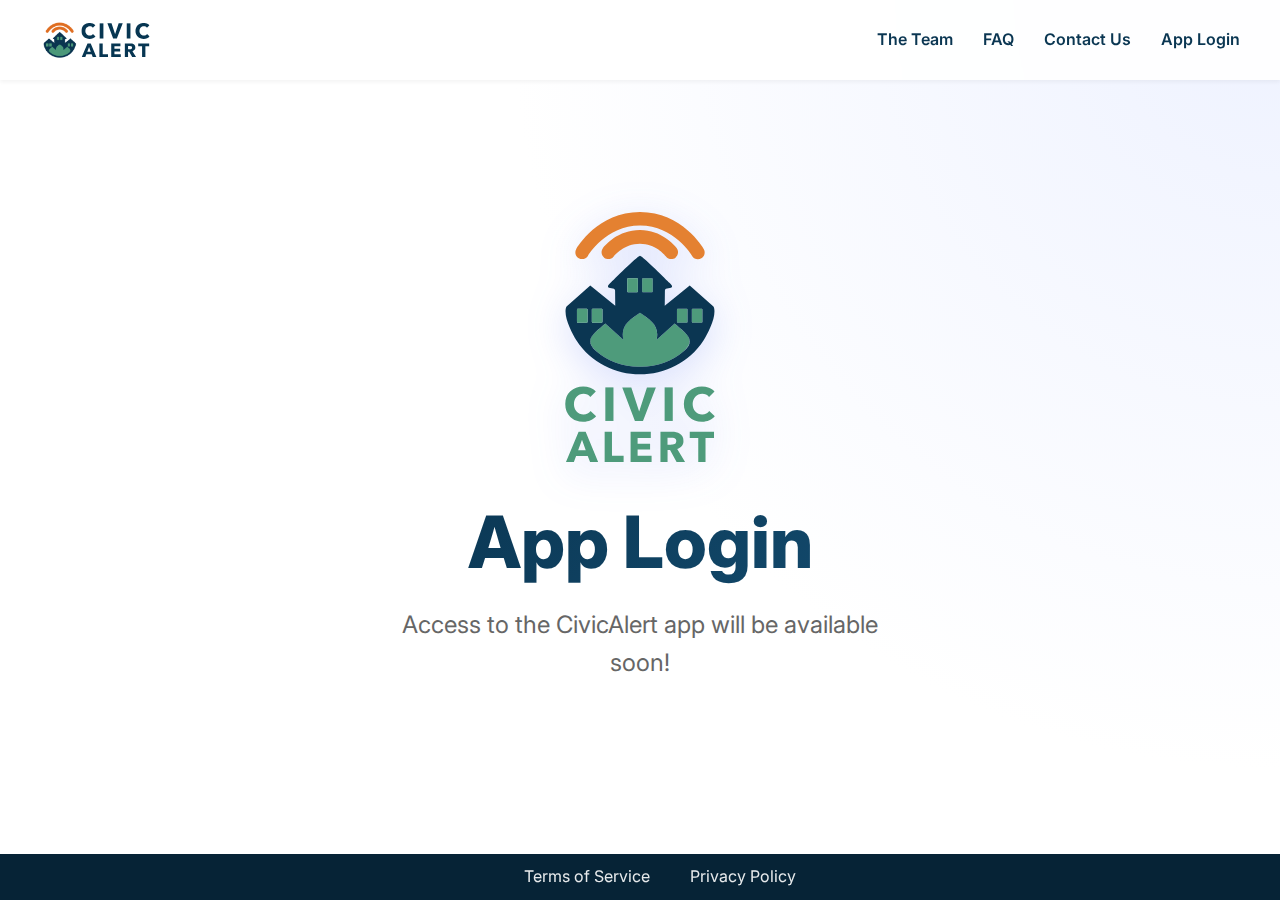
<file: app.html>
<!DOCTYPE html>
<html lang="en">

<head>
    <meta charset="UTF-8">
    <meta name="viewport" content="width=device-width, initial-scale=1.0">
    <title>Civic Alert - App Login</title>
    <link rel="preconnect" href="https://fonts.googleapis.com">
    <link rel="preconnect" href="https://fonts.gstatic.com" crossorigin>
    <link href="https://fonts.googleapis.com/css2?family=Inter:wght@300;400;600;700&display=swap" rel="stylesheet">
    <link rel="stylesheet" href="style.css">
</head>

<body>
    <nav class="navbar">
        <div class="logo">
            <a href="index.html">
                <img src="assets/civicAlertLogoNoText.png" alt="Logo">
                <img src="assets/civicAlertTxtBlue.svg" alt="Civic Alert">
            </a>
        </div>
        <ul class="nav-menu">
            <li class="nav-item"><a href="team.html">The Team</a></li>
            <li class="nav-item"><a href="faq.html">FAQ</a></li>
            <li class="nav-item"><a href="contact.html">Contact Us</a></li>
            <li class="nav-item"><a href="app.html">App Login</a></li>
        </ul>
        <div class="hamburger">
            <span></span>
            <span></span>
            <span></span>
        </div>
    </nav>

    <section class="app-container">
        <div class="hero-content">
            <img src="assets/civicAlertLogo.svg" alt="Logo" class="hero-logo">
            <h1 class="hero-slogan">App Login</h1>
            <p class="hero-subtitle">Access to the CivicAlert app will be available soon!</p>
        </div>
    </section>

    <footer class="footer">
        <a href="index.html" class="footer-item">
            <img src="assets/civicAlertTxt.svg" alt="Footer Logo" class="footer-logo">
        </a>
        <a href="terms.html" class="footer-item">Terms of Service</a>
        <a href="privacy.html" class="footer-item">Privacy Policy</a>
    </footer>
    <script src="script.js"></script>
</body>

</html>
</file>
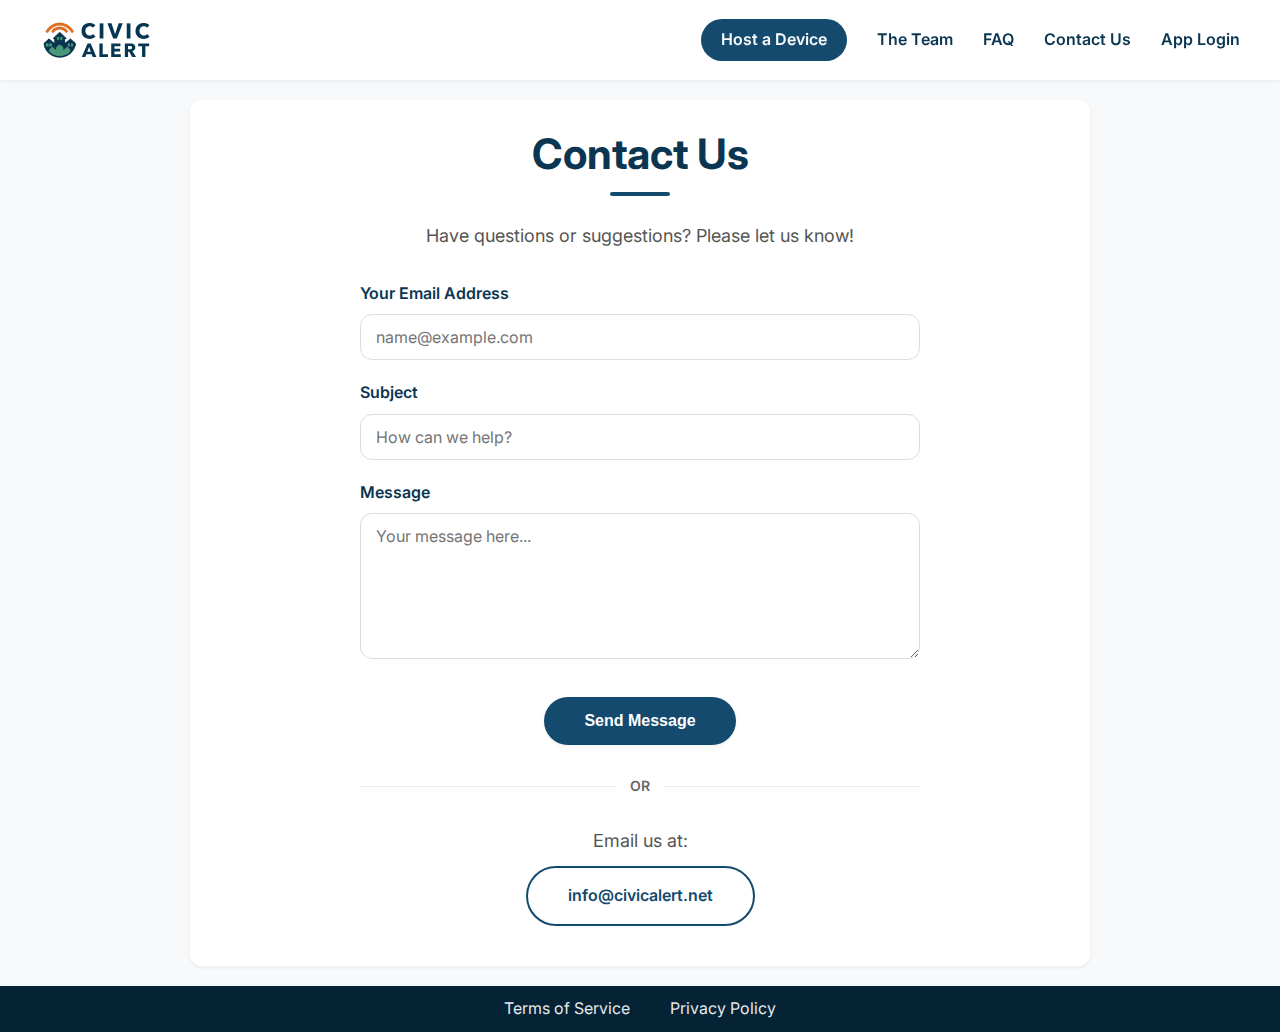
<file: contact.html>
<!DOCTYPE html>
<html lang="en">

<head>
    <meta charset="UTF-8">
    <meta name="viewport" content="width=device-width, initial-scale=1.0">
    <title>CivicAlert - Contact Us</title>
    <link rel="preconnect" href="https://fonts.googleapis.com">
    <link rel="preconnect" href="https://fonts.gstatic.com" crossorigin>
    <link href="https://fonts.googleapis.com/css2?family=Inter:wght@300;400;600;700&display=swap" rel="stylesheet">
    <link rel="stylesheet" href="/style.css">
</head>

<body>
    <nav class="navbar">
        <div class="logo">
            <a href="/">
                <img src="/assets/civicAlertLogoNoText.png" alt="Logo">
                <img src="/assets/civicAlertTxtBlue.svg" alt="CivicAlert">
            </a>
        </div>
        <ul class="nav-menu">
            <li class="nav-item-emph"><a href="/host.html">Host a Device</a></li>
            <li class="nav-item"><a href="/team.html">The Team</a></li>
            <li class="nav-item"><a href="/faq.html">FAQ</a></li>
            <li class="nav-item"><a href="/contact.html">Contact Us</a></li>
            <li class="nav-item"><a href="/app.html">App Login</a></li>
        </ul>
        <div class="hamburger">
            <span></span>
            <span></span>
            <span></span>
        </div>
    </nav>

    <section class="legal-container">
        <div style="text-align: center; margin-bottom: 30px;">
            <h1 class="section-title">Contact Us</h1>
            <br />
            <p style="font-size: 18px; color: #555;">Have questions or suggestions? Please let us know!</p>
        </div>

        <div class="contact-form-container">
            <form action="https://formspree.io/f/xldqazzz" method="POST">
                <div class="form-group">
                    <label for="email" class="form-label">Your Email Address</label>
                    <input type="email" id="email" name="email" class="form-input" placeholder="name@example.com"
                        required>
                </div>
                <div class="form-group">
                    <label for="subject" class="form-label">Subject</label>
                    <input type="text" id="subject" name="subject" class="form-input" placeholder="How can we help?"
                        required>
                </div>
                <div class="form-group">
                    <label for="message" class="form-label">Message</label>
                    <textarea id="message" name="message" class="form-textarea" rows="6"
                        placeholder="Your message here..." required></textarea>
                </div>
                <div class="form-actions">
                    <button type="submit" class="btn-submit">Send Message</button>
                </div>
            </form>

            <div class="divider-container">
                <span class="divider-text">OR</span>
            </div>

            <div class="alt-action">
                <p style="font-size: 18px; color: #555; margin-bottom: 10px;">Email us at:</p>
                <a href="mailto:info@civicalert.net" class="btn-email">info@civicalert.net</a>
            </div>
        </div>
    </section>

    <footer class="footer">
        <a href="/terms.html" class="footer-item">Terms of Service</a>
        <a href="/privacy.html" class="footer-item">Privacy Policy</a>
    </footer>
    <script src="/script.js"></script>
</body>

</html>
</file>
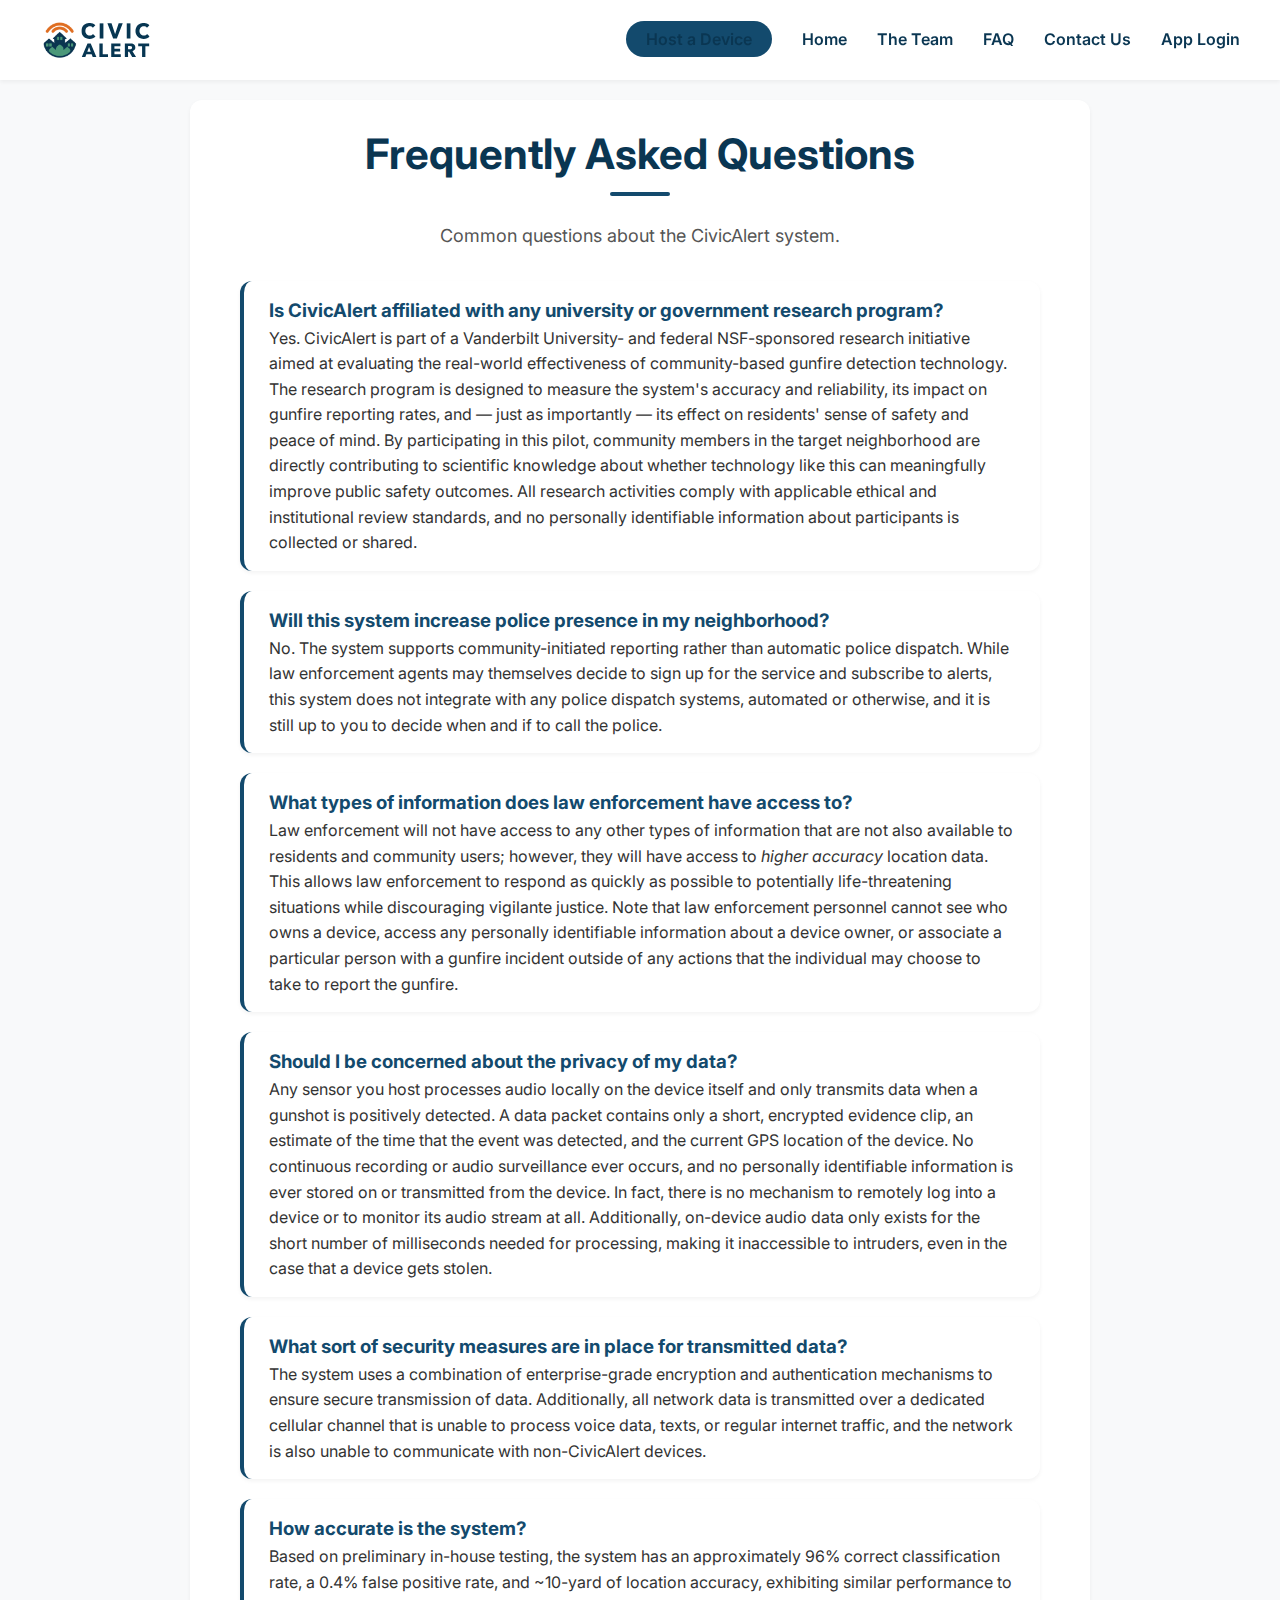
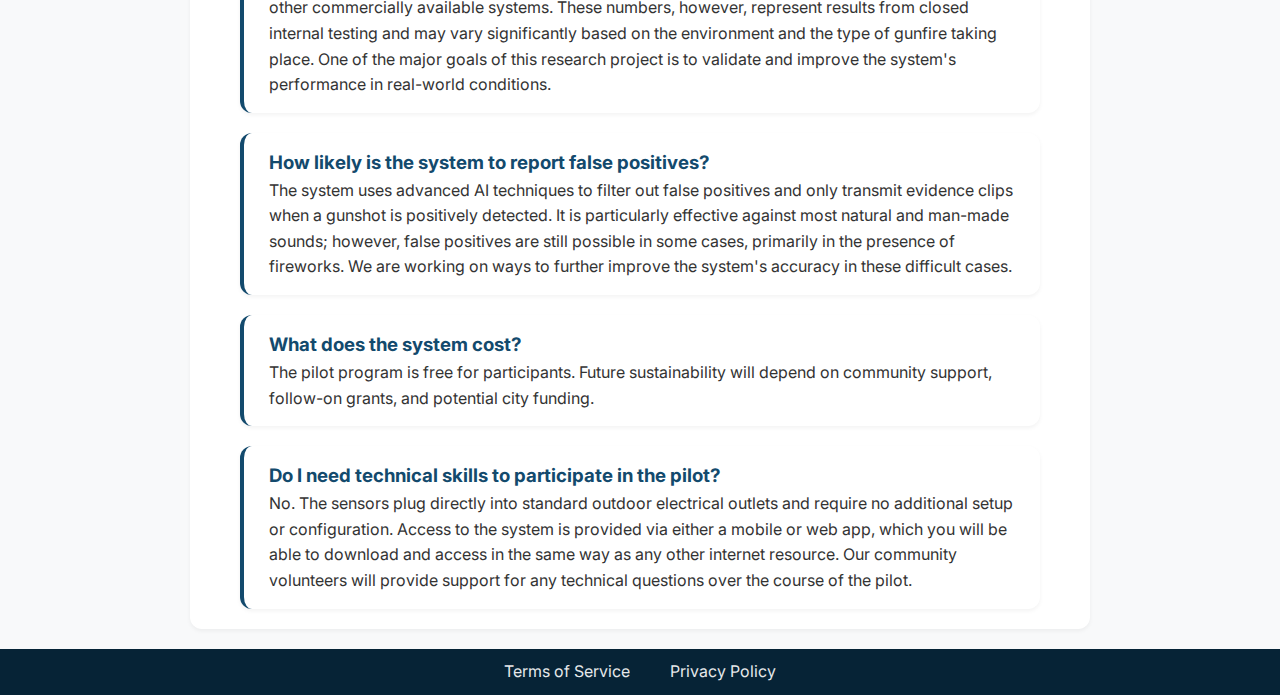
<file: faq.html>
<!DOCTYPE html>
<html lang="en">

<head>
   <meta charset="UTF-8">
   <meta name="viewport" content="width=device-width, initial-scale=1.0">
   <title>CivicAlert - FAQ</title>
   <link rel="preconnect" href="https://fonts.googleapis.com">
   <link rel="preconnect" href="https://fonts.gstatic.com" crossorigin>
   <link href="https://fonts.googleapis.com/css2?family=Inter:wght@300;400;600;700&display=swap" rel="stylesheet">
   <link rel="stylesheet" href="/style.css">
</head>

<body>
   <nav class="navbar">
      <div class="logo">
         <a href="/">
            <img src="/assets/civicAlertLogoNoText.png" alt="Logo">
            <img src="/assets/civicAlertTxtBlue.svg" alt="CivicAlert">
         </a>
      </div>
      <ul class="nav-menu">
         <li class="nav-item"><a href="/host.html" class="nav-item-emph">Host a Device</a></li>
         <li class="nav-item"><a href="/">Home</a></li>
         <li class="nav-item"><a href="/team.html">The Team</a></li>
         <li class="nav-item"><a href="/faq.html">FAQ</a></li>
         <li class="nav-item"><a href="/contact.html">Contact Us</a></li>
         <li class="nav-item"><a href="/app.html">App Login</a></li>
      </ul>
      <div class="hamburger">
         <span></span>
         <span></span>
         <span></span>
      </div>
   </nav>

   <section class="legal-container">
      <div style="text-align: center; margin-bottom: 30px;">
         <h1 class="section-title">Frequently Asked Questions</h1>
         <br />
         <p style="font-size: 18px; color: #555;">Common questions about the CivicAlert system.</p>
      </div>

      <div class="faq-container">
         <div class="faq-item">
            <h3 class="faq-question">Is CivicAlert affiliated with any university or government research program?</h3>
            <p class="faq-answer">Yes. CivicAlert is part of a Vanderbilt University- and federal NSF-sponsored
               research initiative aimed at evaluating the real-world effectiveness of community-based gunfire detection
               technology. The research program is designed to measure the system's accuracy and reliability, its
               impact on gunfire reporting rates, and — just as importantly — its effect on residents' sense of safety
               and peace of mind. By participating in this pilot, community members in the target neighborhood are
               directly contributing to scientific knowledge about whether technology like this can meaningfully improve
               public safety outcomes. All research activities comply with applicable ethical and institutional review
               standards, and no personally identifiable information about participants is collected or shared.</p>
         </div>

         <div class="faq-item">
            <h3 class="faq-question">Will this system increase police presence in my neighborhood?</h3>
            <p class="faq-answer">No. The system supports community-initiated reporting rather than automatic police
               dispatch. While law enforcement agents may themselves decide to sign up for the service and subscribe to
               alerts, this system does not integrate with any police dispatch systems, automated or otherwise, and it
               is still up to you to decide when and if to call the police.</p>
         </div>

         <div class="faq-item">
            <h3 class="faq-question">What types of information does law enforcement have access to?</h3>
            <p class="faq-answer">Law enforcement will not have access to any other types of information that are
               not also available to residents and community users; however, they will have access to <i>higher
                  accuracy</i>
               location data. This allows law enforcement to respond as quickly as possible to potentially
               life-threatening situations while discouraging vigilante justice. Note that law enforcement personnel
               cannot see who owns a device, access any personally identifiable information about a device owner, or
               associate a particular person with a gunfire incident outside of any actions that the individual may
               choose to take to report the gunfire.</p>
         </div>

         <div class="faq-item">
            <h3 class="faq-question">Should I be concerned about the privacy of my data?</h3>
            <p class="faq-answer">Any sensor you host processes audio locally on the device itself and only transmits
               data when a gunshot is positively detected. A data packet contains only a short, encrypted evidence clip,
               an estimate of the time that the event was detected, and the current GPS location of the device. No
               continuous recording or audio surveillance ever occurs, and no personally identifiable information is
               ever stored on or transmitted from the device. In fact, there is no mechanism to remotely log into a
               device or to monitor its audio stream at all. Additionally, on-device audio data only exists for the
               short number of milliseconds needed for processing, making it inaccessible to intruders, even in the case
               that a device gets stolen.
            </p>
         </div>

         <div class="faq-item">
            <h3 class="faq-question">What sort of security measures are in place for transmitted data?</h3>
            <p class="faq-answer">The system uses a combination of enterprise-grade encryption and authentication
               mechanisms to ensure secure transmission of data. Additionally, all network data is transmitted over a
               dedicated cellular channel that is unable to process voice data, texts, or regular internet traffic, and
               the network is also unable to communicate with non-CivicAlert devices.</p>
         </div>

         <div class="faq-item">
            <h3 class="faq-question">How accurate is the system?</h3>
            <p class="faq-answer">Based on preliminary in-house testing, the system has an approximately 96% correct
               classification rate, a 0.4% false positive rate, and ~10-yard of location accuracy, exhibiting similar
               performance to other commercially available systems. These numbers, however, represent results from
               closed internal testing and may vary significantly based on the environment and the type of gunfire
               taking place. One of the major goals of this research project is to validate and improve the system's
               performance in real-world conditions.</p>
         </div>

         <div class="faq-item">
            <h3 class="faq-question">How likely is the system to report false positives?</h3>
            <p class="faq-answer">The system uses advanced AI techniques to filter out false positives and only transmit
               evidence clips when a gunshot is positively detected. It is particularly effective against most natural
               and man-made sounds; however, false positives are still possible in some cases, primarily in the presence
               of fireworks. We are working on ways to further improve the system's accuracy in these difficult cases.
            </p>
         </div>

         <div class="faq-item">
            <h3 class="faq-question">What does the system cost?</h3>
            <p class="faq-answer">The pilot program is free for participants. Future sustainability will depend on
               community support, follow-on grants, and potential city funding.</p>
         </div>

         <div class="faq-item">
            <h3 class="faq-question">Do I need technical skills to participate in the pilot?</h3>
            <p class="faq-answer">No. The sensors plug directly into standard outdoor electrical outlets and require no
               additional setup or configuration. Access to the system is provided via either a mobile or web app, which
               you will be able to download and access in the same way as any other internet resource. Our community
               volunteers will provide support for any technical questions over the course of the pilot.</p>
         </div>
      </div>
   </section>

   <footer class="footer">
      <a href="/terms.html" class="footer-item">Terms of Service</a>
      <a href="/privacy.html" class="footer-item">Privacy Policy</a>
   </footer>
   <script src="/script.js"></script>
</body>

</html>
</file>
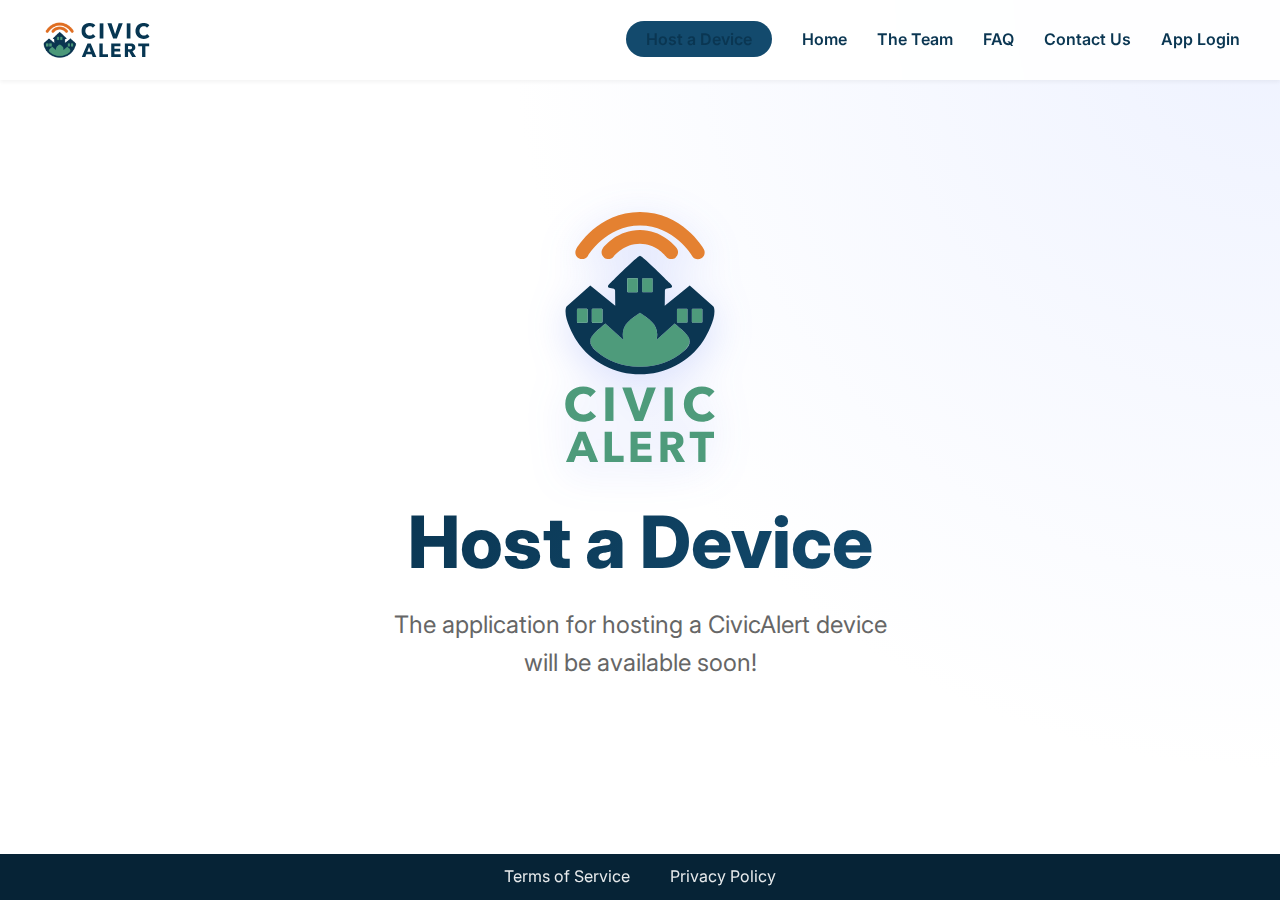
<file: host.html>
<!DOCTYPE html>
<html lang="en">

<head>
    <meta charset="UTF-8">
    <meta name="robots" content="noindex">
    <meta name="viewport" content="width=device-width, initial-scale=1.0">
    <title>CivicAlert - Host a Device</title>
    <link rel="preconnect" href="https://fonts.googleapis.com">
    <link rel="preconnect" href="https://fonts.gstatic.com" crossorigin>
    <link href="https://fonts.googleapis.com/css2?family=Inter:wght@300;400;600;700&display=swap" rel="stylesheet">
    <link rel="stylesheet" href="/style.css">
</head>

<body>
    <nav class="navbar">
        <div class="logo">
            <a href="/">
                <img src="/assets/civicAlertLogoNoText.png" alt="Logo">
                <img src="/assets/civicAlertTxtBlue.svg" alt="CivicAlert">
            </a>
        </div>
        <ul class="nav-menu">
            <li class="nav-item"><a href="/host.html" class="nav-item-emph">Host a Device</a></li>
            <li class="nav-item"><a href="/">Home</a></li>
            <li class="nav-item"><a href="/team.html">The Team</a></li>
            <li class="nav-item"><a href="/faq.html">FAQ</a></li>
            <li class="nav-item"><a href="/contact.html">Contact Us</a></li>
            <li class="nav-item"><a href="/app.html">App Login</a></li>
        </ul>
        <div class="hamburger">
            <span></span>
            <span></span>
            <span></span>
        </div>
    </nav>

    <section class="app-container">
        <div class="hero-content">
            <img src="/assets/civicAlertLogo.svg" alt="Logo" class="hero-logo">
            <h1 class="hero-slogan">Host a Device</h1>
            <p class="hero-subtitle">The application for hosting a CivicAlert device will be available soon!</p>
        </div>
    </section>

    <footer class="footer">
        <a href="/terms.html" class="footer-item">Terms of Service</a>
        <a href="/privacy.html" class="footer-item">Privacy Policy</a>
    </footer>
    <script src="/script.js"></script>
</body>

</html>
</file>
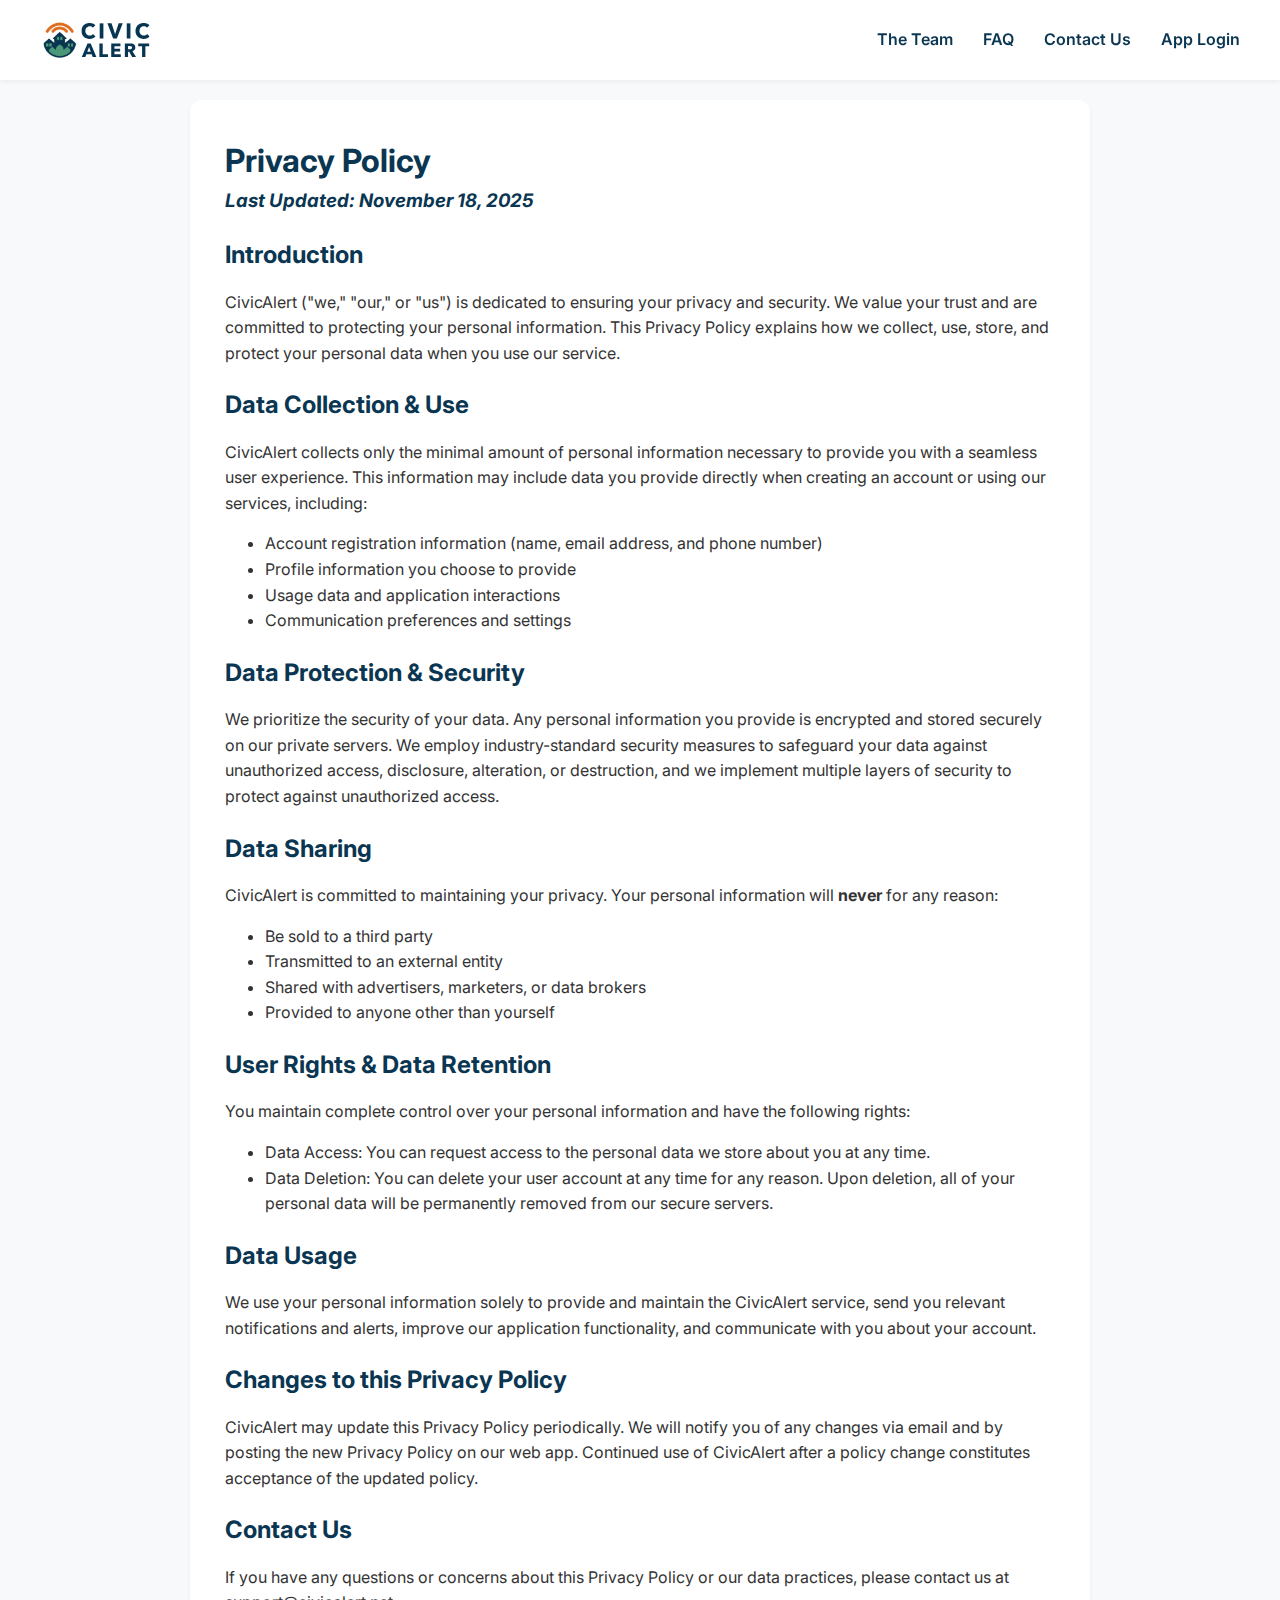
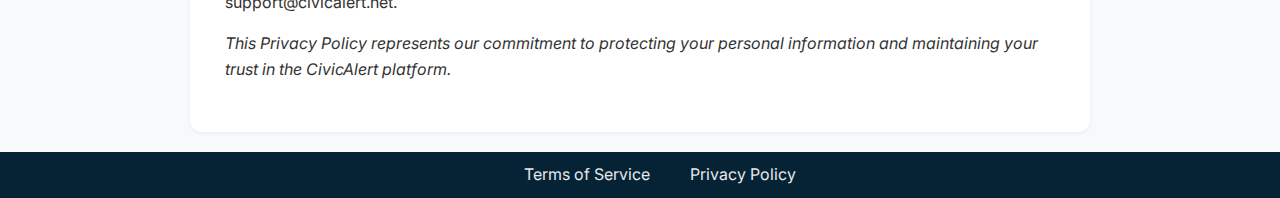
<file: privacy.html>
<!DOCTYPE html>
<html lang="en">

<head>
  <meta charset="UTF-8">
  <meta name="viewport" content="width=device-width, initial-scale=1.0">
  <title>Civic Alert Privacy Policy</title>
  <link rel="preconnect" href="https://fonts.googleapis.com">
  <link rel="preconnect" href="https://fonts.gstatic.com" crossorigin>
  <link href="https://fonts.googleapis.com/css2?family=Inter:wght@300;400;600;700&display=swap" rel="stylesheet">
  <link rel="stylesheet" href="style.css">
</head>

<body>
  <nav class="navbar">
    <div class="logo">
      <a href="index.html">
        <img src="assets/civicAlertLogoNoText.png" alt="Logo">
        <img src="assets/civicAlertTxtBlue.svg" alt="Civic Alert">
      </a>
    </div>
    <ul class="nav-menu">
      <li class="nav-item"><a href="team.html">The Team</a></li>
      <li class="nav-item"><a href="faq.html">FAQ</a></li>
      <li class="nav-item"><a href="contact.html">Contact Us</a></li>
      <li class="nav-item"><a href="app.html">App Login</a></li>
    </ul>
    <div class="hamburger">
      <span></span>
      <span></span>
      <span></span>
    </div>
  </nav>
  <section class="legal-container">
    <div class="legal-text">
      <div id="legal-title">
        <h1>Privacy Policy</h1>
        <h3 style="font-style: italic;">Last Updated: November 18, 2025</h3>
      </div>
      <h2>Introduction</h2>
      <p>CivicAlert ("we," "our," or "us") is dedicated to ensuring your privacy and security. We value your trust and
        are committed to protecting your personal information. This Privacy Policy explains how we collect, use, store,
        and protect your personal data when you use our service.</p>
      <h2>Data Collection & Use</h2>
      <p>CivicAlert collects only the minimal amount of personal information necessary to provide you with a seamless
        user experience. This information may include data you provide directly when creating an account or using our
        services, including:</p>
      <ul>
        <li>Account registration information (name, email address, and phone number)</li>
        <li>Profile information you choose to provide</li>
        <li>Usage data and application interactions</li>
        <li>Communication preferences and settings</li>
      </ul>
      <h2>Data Protection & Security</h2>
      <p>We prioritize the security of your data. Any personal information you provide is encrypted and stored securely
        on our private servers. We employ industry-standard security measures to safeguard your data against
        unauthorized access, disclosure, alteration, or destruction, and we implement multiple layers of security to
        protect against unauthorized access.</p>
      <h2>Data Sharing</h2>
      <p>CivicAlert is committed to maintaining your privacy. Your personal information will <b>never</b> for any
        reason:</p>
      <ul>
        <li>Be sold to a third party</li>
        <li>Transmitted to an external entity</li>
        <li>Shared with advertisers, marketers, or data brokers</li>
        <li>Provided to anyone other than yourself</li>
      </ul>
      <h2>User Rights & Data Retention</h2>
      <p>You maintain complete control over your personal information and have the following rights:</p>
      <ul>
        <li>Data Access: You can request access to the personal data we store about you at any time.</li>
        <li>Data Deletion: You can delete your user account at any time for any reason. Upon deletion, all of your
          personal data will be permanently removed from our secure servers.</li>
      </ul>
      <h2>Data Usage</h2>
      <p>We use your personal information solely to provide and maintain the CivicAlert service, send you relevant
        notifications and alerts, improve our application functionality, and communicate with you about your account.
      </p>
      <h2>Changes to this Privacy Policy</h2>
      <p>CivicAlert may update this Privacy Policy periodically. We will notify you of any changes via email and by
        posting the new Privacy Policy on our web app. Continued use of CivicAlert after a policy change constitutes
        acceptance of the updated policy.</p>
      <h2>Contact Us</h2>
      <p>If you have any questions or concerns about this Privacy Policy or our data practices, please contact us at <a
          href="mailto:support@civicalert.net">support@civicalert.net</a>.</p>
      <p><i>This Privacy Policy represents our commitment to protecting your personal information and maintaining your
          trust in the CivicAlert platform.</i></p>
    </div>
  </section>
  <footer class="footer">
    <a href="index.html" class="footer-item">
      <img src="assets/civicAlertTxt.svg" alt="Footer Logo" class="footer-logo">
    </a>
    <a href="terms.html" class="footer-item">Terms of Service</a>
    <a href="privacy.html" class="footer-item">Privacy Policy</a>
  </footer>
  <script src="script.js"></script>
</body>

</html>
</file>
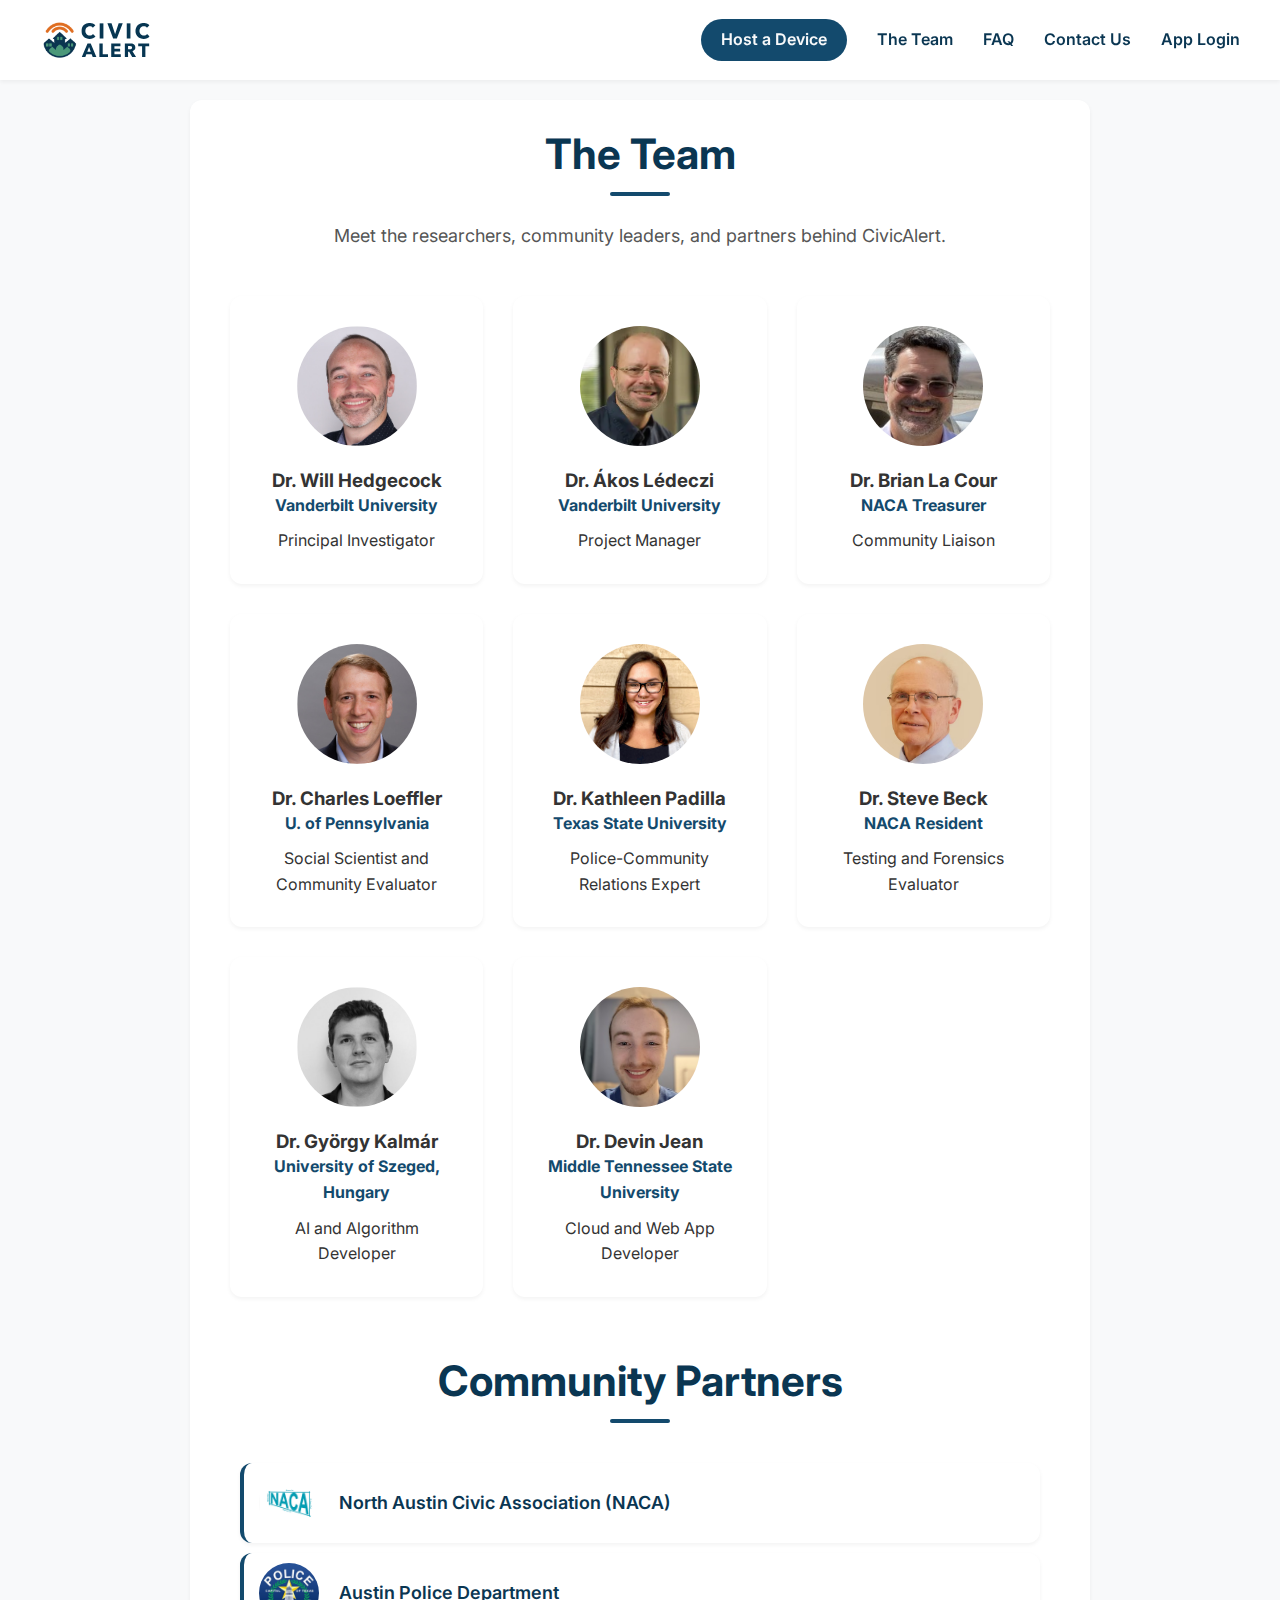
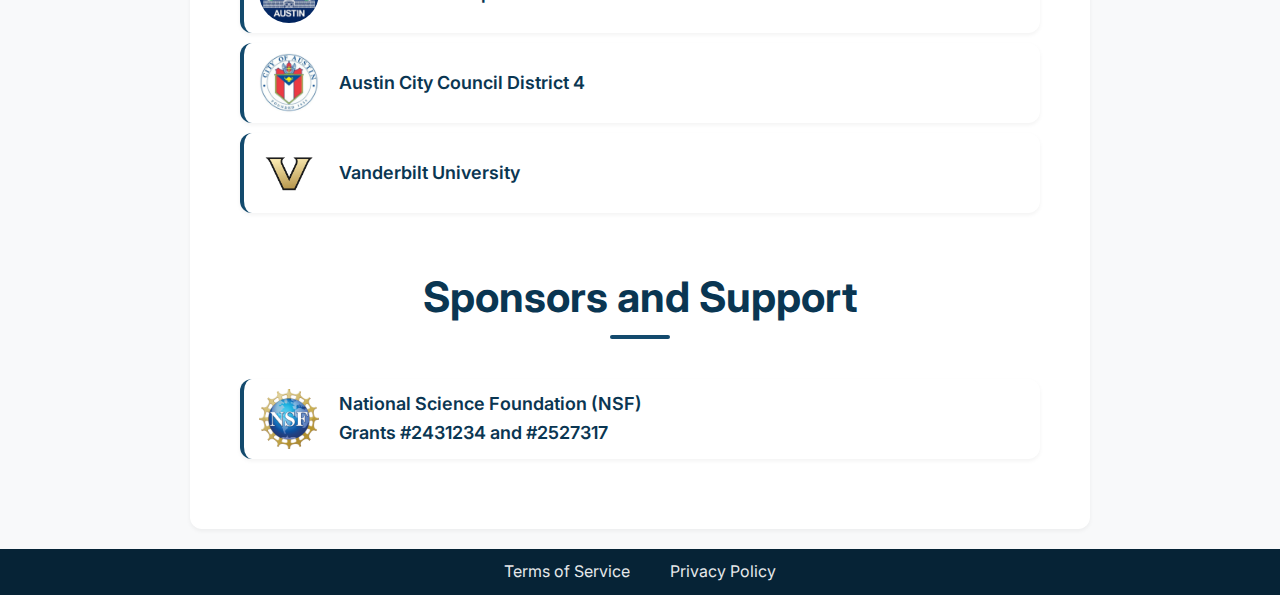
<file: team.html>
<!DOCTYPE html>
<html lang="en">

<head>
   <meta charset="UTF-8">
   <meta name="viewport" content="width=device-width, initial-scale=1.0">
   <title>CivicAlert - The Team</title>
   <link rel="preconnect" href="https://fonts.googleapis.com">
   <link rel="preconnect" href="https://fonts.gstatic.com" crossorigin>
   <link href="https://fonts.googleapis.com/css2?family=Inter:wght@300;400;600;700&display=swap" rel="stylesheet">
   <link rel="stylesheet" href="/style.css">
</head>

<body>
   <nav class="navbar">
      <div class="logo">
         <a href="/">
            <img src="/assets/civicAlertLogoNoText.png" alt="Logo">
            <img src="/assets/civicAlertTxtBlue.svg" alt="CivicAlert">
         </a>
      </div>
      <ul class="nav-menu">
         <li class="nav-item-emph"><a href="/host.html">Host a Device</a></li>
         <li class="nav-item"><a href="/team.html">The Team</a></li>
         <li class="nav-item"><a href="/faq.html">FAQ</a></li>
         <li class="nav-item"><a href="/contact.html">Contact Us</a></li>
         <li class="nav-item"><a href="/app.html">App Login</a></li>
      </ul>
      <div class="hamburger">
         <span></span>
         <span></span>
         <span></span>
      </div>
   </nav>

   <section class="legal-container">
      <div style="text-align: center; margin-bottom: 5px;">
         <h1 class="section-title">The Team</h1>
         <br />
         <p style="font-size: 18px; color: #555;">Meet the researchers, community leaders, and partners behind
            CivicAlert.</p>
      </div>

      <!-- Team Grid -->
      <div class="team-grid">
         <!-- Team Member 1 -->
         <div class="team-card">
            <div class="team-photo" style="background-image: url('assets/WillHedgecock.jpg');"></div>
            <h3>Dr. Will Hedgecock</h3>
            <h4>Vanderbilt University</h4>
            <p>Principal Investigator</p>
         </div>
         <!-- Team Member 2 -->
         <div class="team-card">
            <div class="team-photo" style="background-image: url('assets/AkosLedeczi.jpg');"></div>
            <h3>Dr. Ákos Lédeczi</h3>
            <h4>Vanderbilt University</h4>
            <p>Project Manager</p>
         </div>
         <!-- Team Member 3 -->
         <div class="team-card">
            <div class="team-photo" style="background-image: url('assets/BrianLaCour.jpg');"></div>
            <h3>Dr. Brian La Cour</h3>
            <h4>NACA Treasurer</h4>
            <p>Community Liaison</p>
         </div>
         <!-- Team Member 4 -->
         <div class="team-card">
            <div class="team-photo" style="background-image: url('assets/CharlesLoeffler.jpg');"></div>
            <h3>Dr. Charles Loeffler</h3>
            <h4>U. of Pennsylvania</h4>
            <p>Social Scientist and Community Evaluator</p>
         </div>
         <!-- Team Member 5 -->
         <div class="team-card">
            <div class="team-photo" style="background-image: url('assets/KathleenPadilla.jpg');"></div>
            <h3>Dr. Kathleen Padilla</h3>
            <h4>Texas State University</h4>
            <p>Police-Community Relations Expert</p>
         </div>
         <!-- Team Member 6 -->
         <div class="team-card">
            <div class="team-photo" style="background-image: url('assets/SteveBeck.jpg');"></div>
            <h3>Dr. Steve Beck</h3>
            <h4>NACA Resident</h4>
            <p>Testing and Forensics Evaluator</p>
         </div>
         <!-- Team Member 7 -->
         <div class="team-card">
            <div class="team-photo" style="background-image: url('assets/GyorgyKalmar.jpg');"></div>
            <h3>Dr. György Kalmár</h3>
            <h4>University of Szeged, Hungary</h4>
            <p>AI and Algorithm Developer</p>
         </div>
         <!-- Team Member 8 -->
         <div class="team-card">
            <div class="team-photo" style="background-image: url('assets/DevinJean.jpg');"></div>
            <h3>Dr. Devin Jean</h3>
            <h4>Middle Tennessee State University</h4>
            <p>Cloud and Web App Developer</p>
         </div>
      </div>

      <!-- Partners Section -->
      <div style="text-align: center; margin-top: 10px; margin-bottom: 40px;">
         <h2 class="section-title">Community Partners</h2>
      </div>
      <div class="partners-list" style="margin-bottom: 50px;">
         <div class="partner-item">
            <div class="partner-logo" style="background-image: url('assets/NACA.png');"></div>
            <div class="partner-info">
               <div class="partner-name">North Austin Civic Association (NACA)</div>
            </div>
         </div>
         <div class="partner-item">
            <div class="partner-logo" style="background-image: url('assets/APD.png');"></div>
            <div class="partner-info">
               <div class="partner-name">Austin Police Department</div>
            </div>
         </div>
         <div class="partner-item">
            <div class="partner-logo" style="background-image: url('assets/ACCD4.png');"></div>
            <div class="partner-info">
               <div class="partner-name">Austin City Council District 4</div>
            </div>
         </div>
         <div class="partner-item">
            <div class="partner-logo" style="background-image: url('assets/Vanderbilt.png');"></div>
            <div class="partner-info">
               <div class="partner-name">Vanderbilt University</div>
            </div>
         </div>
      </div>

      <!-- Sponsors Section -->
      <div style="text-align: center; margin-top: 10px; margin-bottom: 40px;">
         <h2 class="section-title">Sponsors and Support</h2>
      </div>
      <div class="partners-list" style="margin-bottom: 50px;">
         <div class="partner-item">
            <div class="partner-logo" style="background-image: url('assets/NSF.jpg');"></div>
            <div class="partner-info">
               <div class="partner-name">National Science Foundation (NSF)<br />Grants #2431234 and #2527317</div>
            </div>
         </div>
      </div>
   </section>

   <footer class="footer">
      <a href="/terms.html" class="footer-item">Terms of Service</a>
      <a href="/privacy.html" class="footer-item">Privacy Policy</a>
   </footer>
   <script src="/script.js"></script>
</body>

</html>
</file>
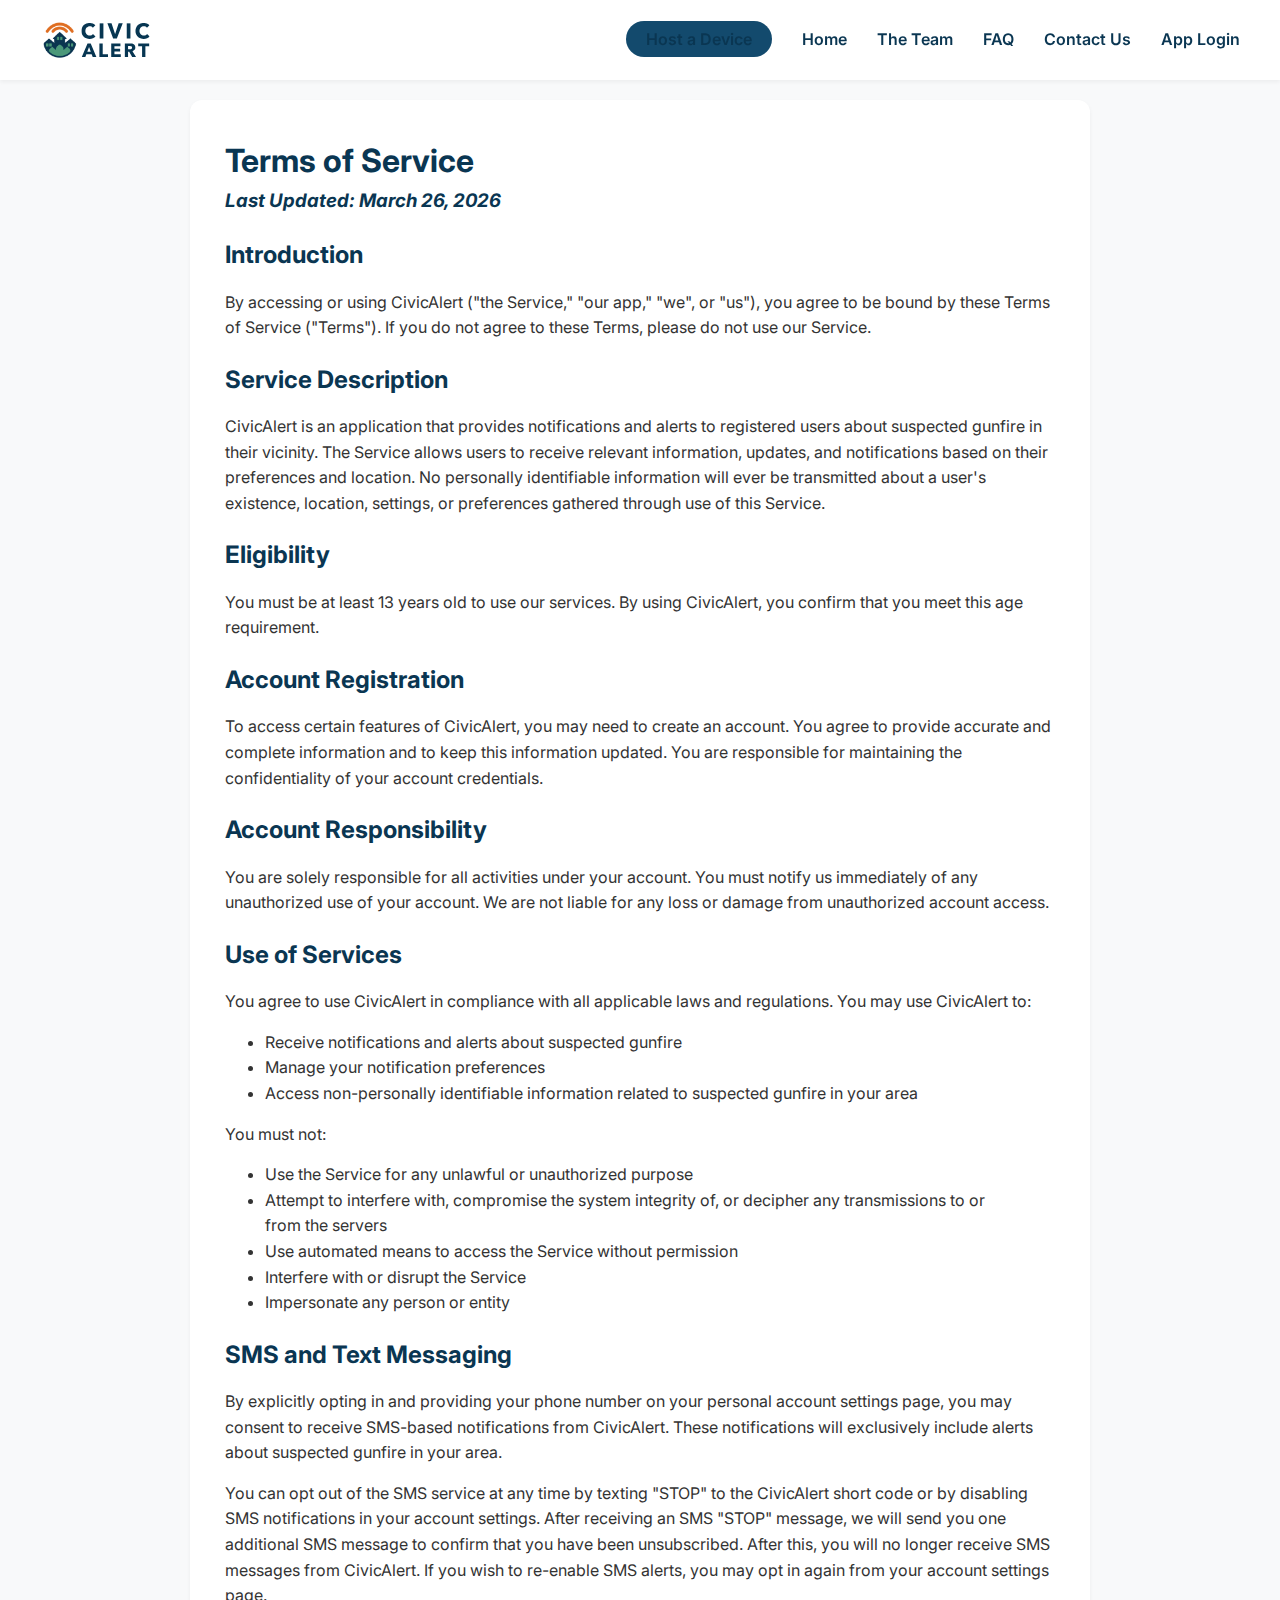
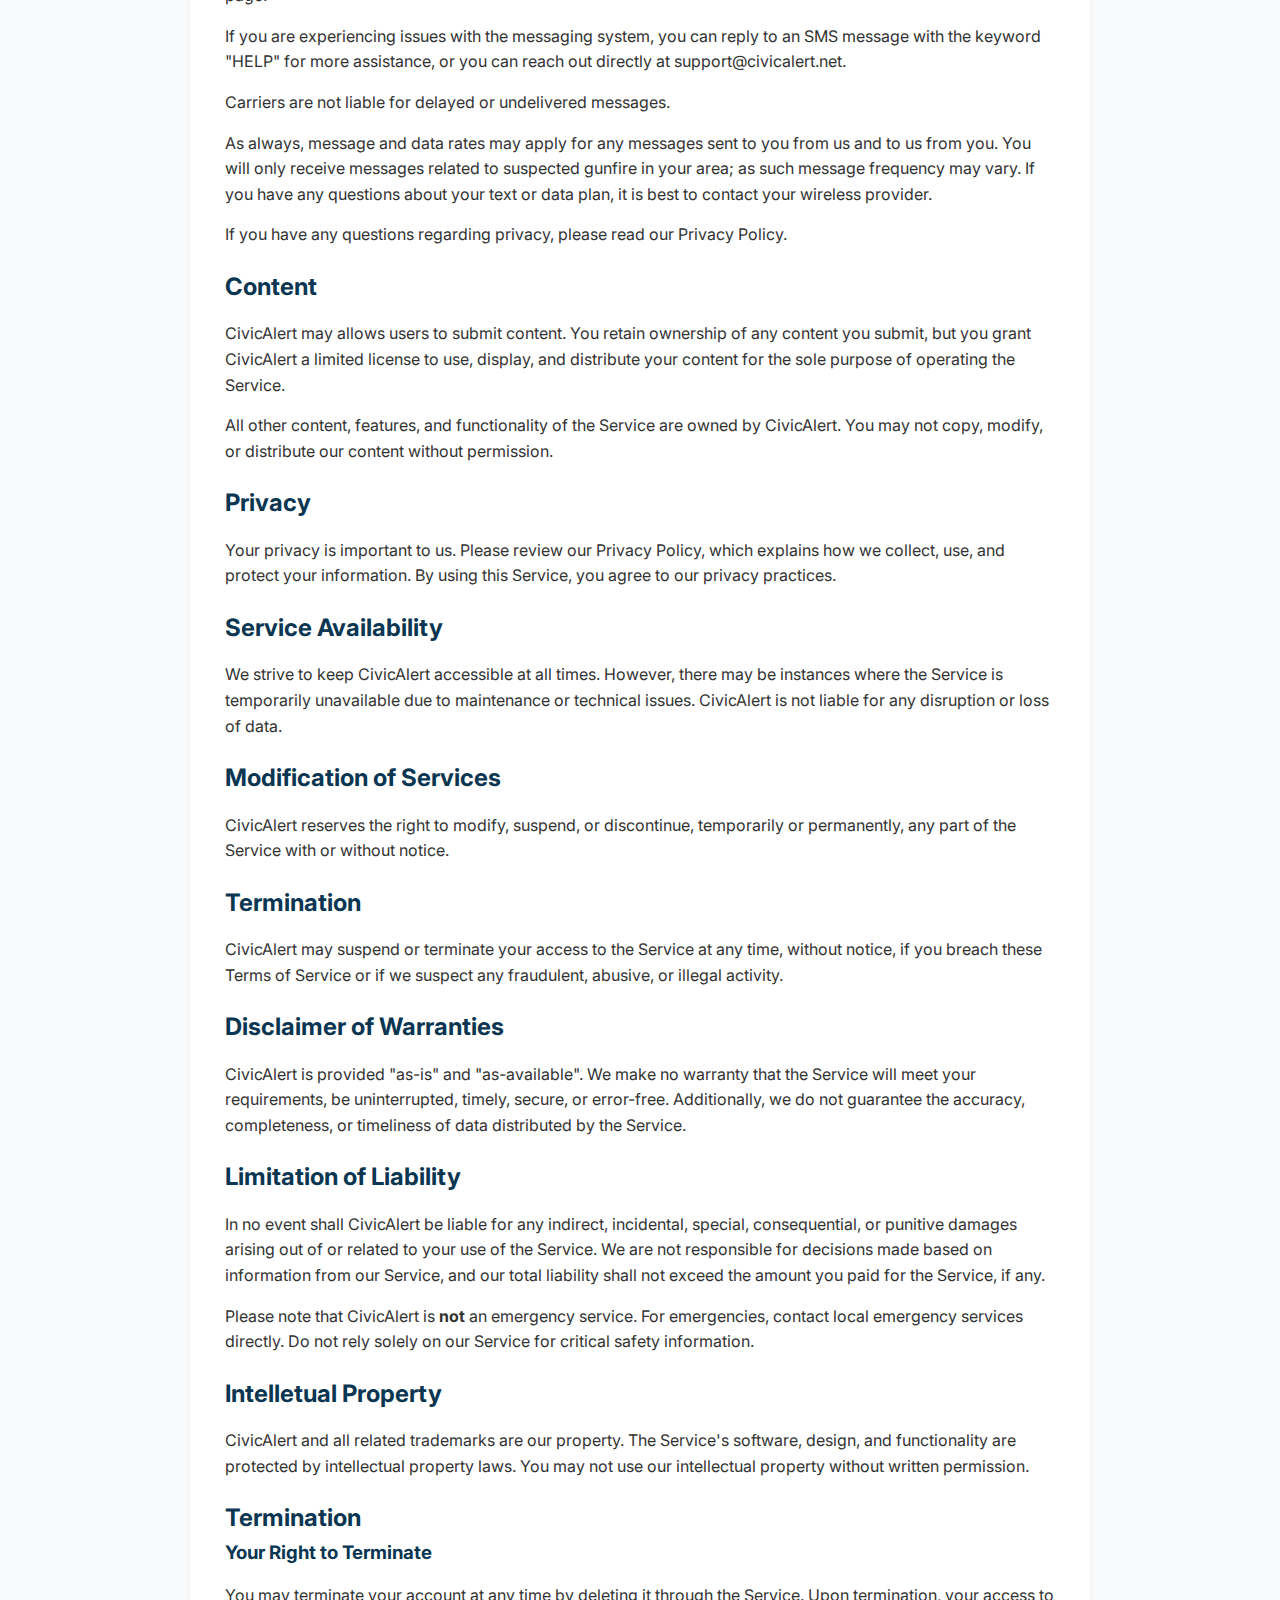
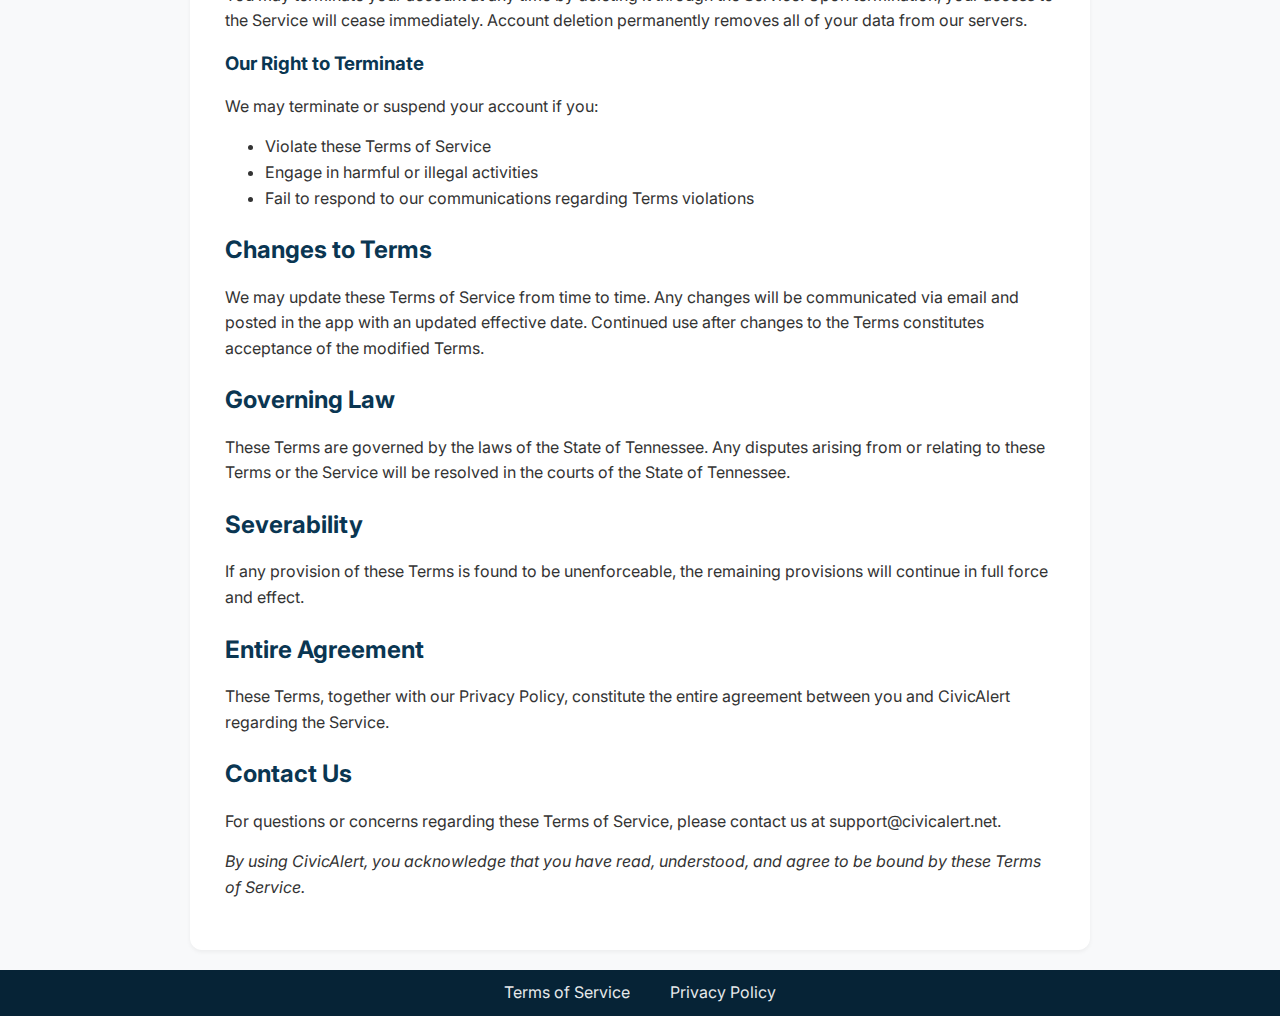
<file: terms.html>
<!DOCTYPE html>
<html lang="en">

<head>
  <meta charset="UTF-8">
  <meta name="viewport" content="width=device-width, initial-scale=1.0">
  <title>CivicAlert Terms of Service</title>
  <link rel="preconnect" href="https://fonts.googleapis.com">
  <link rel="preconnect" href="https://fonts.gstatic.com" crossorigin>
  <link href="https://fonts.googleapis.com/css2?family=Inter:wght@300;400;600;700&display=swap" rel="stylesheet">
  <link rel="stylesheet" href="/style.css">
</head>

<body>
  <nav class="navbar">
    <div class="logo">
      <a href="/">
        <img src="/assets/civicAlertLogoNoText.png" alt="Logo">
        <img src="/assets/civicAlertTxtBlue.svg" alt="CivicAlert">
      </a>
    </div>
    <ul class="nav-menu">
      <li class="nav-item"><a href="/host.html" class="nav-item-emph">Host a Device</a></li>
      <li class="nav-item"><a href="/">Home</a></li>
      <li class="nav-item"><a href="/team.html">The Team</a></li>
      <li class="nav-item"><a href="/faq.html">FAQ</a></li>
      <li class="nav-item"><a href="/contact.html">Contact Us</a></li>
      <li class="nav-item"><a href="/app.html">App Login</a></li>
    </ul>
    <div class="hamburger">
      <span></span>
      <span></span>
      <span></span>
    </div>
  </nav>
  <section class="legal-container">
    <div class="legal-text">
      <div id="legal-title">
        <h1>Terms of Service</h1>
        <h3 style="font-style: italic;">Last Updated: March 26, 2026</h3>
      </div>
      <h2>Introduction</h2>
      <p>By accessing or using CivicAlert ("the Service," "our app," "we", or "us"), you agree to be bound by these
        Terms of Service ("Terms"). If you do not agree to these Terms, please do not use our Service.</p>
      <h2>Service Description</h2>
      <p>CivicAlert is an application that provides notifications and alerts to registered users about suspected gunfire
        in their vicinity. The Service allows users to receive relevant information, updates, and notifications based on
        their preferences and location. No personally identifiable information will ever be transmitted about a user's
        existence, location, settings, or preferences gathered through use of this Service.</p>
      <h2>Eligibility</h2>
      <p>You must be at least 13 years old to use our services. By using CivicAlert, you confirm that you meet this age
        requirement.</p>
      <h2>Account Registration</h2>
      <p>To access certain features of CivicAlert, you may need to create an account. You agree to provide accurate and
        complete information and to keep this information updated. You are responsible for maintaining the
        confidentiality of your account credentials.</p>
      <h2>Account Responsibility</h2>
      <p>You are solely responsible for all activities under your account. You must notify us immediately of any
        unauthorized use of your account. We are not liable for any loss or damage from unauthorized account access.</p>
      <h2>Use of Services</h2>
      <p>You agree to use CivicAlert in compliance with all applicable laws and regulations. You may use CivicAlert to:
      </p>
      <ul>
        <li>Receive notifications and alerts about suspected gunfire</li>
        <li>Manage your notification preferences</li>
        <li>Access non-personally identifiable information related to suspected gunfire in your area</li>
      </ul>
      <p>You must not:</p>
      <ul>
        <li>Use the Service for any unlawful or unauthorized purpose</li>
        <li>Attempt to interfere with, compromise the system integrity of, or decipher any transmissions to or from the
          servers</li>
        <li>Use automated means to access the Service without permission</li>
        <li>Interfere with or disrupt the Service</li>
        <li>Impersonate any person or entity</li>
      </ul>
      <h2>SMS and Text Messaging</h2>
      <p>By explicitly opting in and providing your phone number on your personal account settings page, you may
        consent to receive SMS-based notifications from CivicAlert. These notifications will exclusively include alerts
        about suspected gunfire in your area.</p>
      <p>You can opt out of the SMS service at any time by texting "STOP" to the CivicAlert short code or by disabling
        SMS notifications in your account settings. After receiving an SMS "STOP" message, we will send you one
        additional SMS message to confirm that you have been unsubscribed. After this, you will no longer receive SMS
        messages from CivicAlert. If you wish to re-enable SMS alerts, you may opt in again from your account
        settings page.</p>
      <p>If you are experiencing issues with the messaging system, you can reply to an SMS message with the keyword
        "HELP" for more assistance, or you can reach out directly at
        <a href="mailto:support@civicalert.net">support@civicalert.net</a>.</p>
      <p>Carriers are not liable for delayed or undelivered messages.</p>
      <p>As always, message and data rates may apply for any messages sent to you from us and to us from you. You will
        only receive messages related to suspected gunfire in your area; as such message frequency may vary. If you
        have any questions about your text or data plan, it is best to contact your wireless provider.</p>
      <p>If you have any questions regarding privacy, please read our <a href="/privacy.html">Privacy Policy</a>.</p>
      <h2>Content</h2>
      <p>CivicAlert may allows users to submit content. You retain ownership of any content you submit, but you grant
        CivicAlert a limited license to use, display, and distribute your content for the sole purpose of operating the
        Service.</p>
      <p>All other content, features, and functionality of the Service are owned by CivicAlert. You may not copy,
        modify, or distribute our content without permission.</p>
      <h2>Privacy</h2>
      <p>Your privacy is important to us. Please review our <a href="/privacy.html">Privacy Policy</a>, which explains
        how we collect, use, and protect your information. By using this Service, you agree to our privacy practices.
      </p>
      <h2>Service Availability</h2>
      <p>We strive to keep CivicAlert accessible at all times. However, there may be instances where the Service is
        temporarily unavailable due to maintenance or technical issues. CivicAlert is not liable for any disruption or
        loss of data.</p>
      <h2>Modification of Services</h2>
      <p>CivicAlert reserves the right to modify, suspend, or discontinue, temporarily or permanently, any part of the
        Service with or without notice.</p>
      <h2>Termination</h2>
      <p>CivicAlert may suspend or terminate your access to the Service at any time, without notice, if you breach these
        Terms of Service or if we suspect any fraudulent, abusive, or illegal activity.</p>
      <h2>Disclaimer of Warranties</h2>
      <p>CivicAlert is provided "as-is" and "as-available". We make no warranty that the Service will meet your
        requirements, be uninterrupted, timely, secure, or error-free. Additionally, we do not guarantee the accuracy,
        completeness, or timeliness of data distributed by the Service.</p>
      <h2>Limitation of Liability</h2>
      <p>In no event shall CivicAlert be liable for any indirect, incidental, special, consequential, or punitive
        damages arising out of or related to your use of the Service. We are not responsible for decisions made based on
        information from our Service, and our total liability shall not exceed the amount you paid for the Service, if
        any.</p>
      <p>Please note that CivicAlert is <b>not</b> an emergency service. For emergencies, contact local emergency
        services directly. Do not rely solely on our Service for critical safety information.</p>
      <h2>Intelletual Property</h2>
      <p>CivicAlert and all related trademarks are our property. The Service's software, design, and functionality are
        protected by intellectual property laws. You may not use our intellectual property without written permission.
      </p>
      <h2>Termination</h2>
      <h3>Your Right to Terminate</h3>
      <p>You may terminate your account at any time by deleting it through the Service. Upon termination, your access to
        the Service will cease immediately. Account deletion permanently removes all of your data from our servers.</p>
      <h3>Our Right to Terminate</h3>
      <p>We may terminate or suspend your account if you:</p>
      <ul>
        <li>Violate these Terms of Service</li>
        <li>Engage in harmful or illegal activities</li>
        <li>Fail to respond to our communications regarding Terms violations</li>
      </ul>
      <h2>Changes to Terms</h2>
      <p>We may update these Terms of Service from time to time. Any changes will be communicated via email and posted
        in the app with an updated effective date. Continued use after changes to the Terms constitutes acceptance of
        the modified Terms.</p>
      <h2>Governing Law</h2>
      <p>These Terms are governed by the laws of the State of Tennessee. Any disputes arising from or relating to these
        Terms or the Service will be resolved in the courts of the State of Tennessee.</p>
      <h2>Severability</h2>
      <p>If any provision of these Terms is found to be unenforceable, the remaining provisions will continue in full
        force and effect.</p>
      <h2>Entire Agreement</h2>
      <p>These Terms, together with our Privacy Policy, constitute the entire agreement between you and CivicAlert
        regarding the Service.</p>
      <h2>Contact Us</h2>
      <p>For questions or concerns regarding these Terms of Service, please contact us at <a
          href="mailto:support@civicalert.net">support@civicalert.net</a>.</p>
      <p><i>By using CivicAlert, you acknowledge that you have read, understood, and agree to be bound by these Terms of
          Service.</i></p>
    </div>
  </section>
  <footer class="footer">
    <a href="/terms.html" class="footer-item">Terms of Service</a>
    <a href="/privacy.html" class="footer-item">Privacy Policy</a>
  </footer>
  <script src="/script.js"></script>
</body>

</html>
</file>
<file: style.css>
/* ===== VARIABLES & RESET ===== */
:root {
  --primary-color: #0A3652;
  --footer-color: #062336;
  --accent-color: #134a6d;
  --email-color: #4361EE;
  --email-hover: #304bd6;
  --bg-color: #F8F9FA;
  --surface-color: #FFFFFF;
  --text-color: #333333;
  --text-muted: #666666;
  --footer-height: 46px;
  --shadow-sm: 0 2px 4px rgba(0, 0, 0, 0.05);
  --shadow-md: 0 6px 15px rgba(0, 0, 0, 0.08);
  --shadow-lg: 0 10px 30px rgba(0, 0, 0, 0.12);
  --radius-md: 12px;
  --radius-lg: 20px;
  --font-main: 'Inter', sans-serif;
  --nav-height: 80px;
}

* {
  box-sizing: border-box;
  margin: 0;
  padding: 0;
}

body {
  font-family: var(--font-main);
  background-color: var(--bg-color);
  color: var(--text-color);
  line-height: 1.6;
  overflow-x: hidden;
}

a {
  text-decoration: none;
  color: inherit;
  transition: color 0.3s ease;
}

ul {
  list-style: none;
}

/* ===== NAVIGATION ===== */
.navbar {
  height: var(--nav-height);
  display: flex;
  justify-content: space-between;
  align-items: center;
  background-color: rgba(255, 255, 255, 0.9);
  backdrop-filter: blur(10px);
  position: fixed;
  top: 0;
  left: 0;
  width: 100%;
  padding: 0 40px;
  z-index: 1000;
  box-shadow: var(--shadow-sm);
}

.nav-menu {
  display: flex;
  gap: 30px;
  align-items: center;
}

.nav-item a {
  font-weight: 600;
  color: var(--primary-color);
  font-size: 16px;
  position: relative;
}

.nav-item a:hover {
  color: var(--accent-color);
}

.nav-item-emph {
  background-color: var(--accent-color);
  padding: 8px 20px;
  border-radius: 50px;
}

.nav-item-emph a {
  font-weight: 600;
  color: var(--bg-color);
  font-size: 16px;
  position: relative;
}

.nav-logo {
  height: 40px;
  width: auto;
}

/* Hamburger - simplified for brevity, assume JS toggles .active on nav-menu */
.hamburger {
  display: none;
  cursor: pointer;
  flex-direction: column;
  gap: 5px;
}

.hamburger span {
  width: 25px;
  height: 3px;
  background-color: var(--primary-color);
  border-radius: 2px;
}

@media (max-width: 768px) {
  .navbar {
    padding: 0 20px;
  }

  .hamburger {
    display: flex;
  }

  .nav-menu {
    display: none;
    position: absolute;
    top: var(--nav-height);
    left: 0;
    width: 100%;
    background: white;
    flex-direction: column;
    padding: 20px;
    box-shadow: var(--shadow-md);
  }

  .nav-menu.active {
    display: flex;
  }
}

/* ===== HERO SECTION ===== */
.hero-container {
  min-height: 100vh;
  display: flex;
  align-items: center;
  justify-content: center;
  padding: 140px 20px 40px;
  background: radial-gradient(circle at top right, #eef2ff 0%, #ffffff 50%);
  text-align: center;
  flex-direction: column;
}

.hero-content {
  max-width: 800px;
  z-index: 1;
}

.hero-logo {
  height: 250px;
  width: auto;
  margin-bottom: 30px;
  filter: drop-shadow(0 10px 20px rgba(67, 97, 238, 0.2));
  animation: float 6s ease-in-out infinite;
}

.hero-slogan {
  font-size: clamp(40px, 8vw, 72px);
  line-height: 1.2;
  font-weight: 800;
  background: linear-gradient(135deg, var(--primary-color) 0%, var(--accent-color) 100%);
  -webkit-background-clip: text;
  background-clip: text;
  -webkit-text-fill-color: transparent;
  margin-bottom: 20px;
}

.logo a {
  display: flex;
  align-items: center;
}

.logo img {
  height: 40px;
  width: auto;
}

.hero-subtitle {
  font-size: clamp(18px, 4vw, 24px);
  color: var(--text-muted);
  max-width: 500px;
  margin: 0 auto;
}

/* Animation */
@keyframes float {
  0% {
    transform: translateY(0px);
  }

  50% {
    transform: translateY(-15px);
  }

  100% {
    transform: translateY(0px);
  }
}

/* ===== BANNER ===== */
.banner-container {
  position: relative;
  width: 100%;
  padding: 40px;
  background: linear-gradient(135deg, var(--primary-color), #1a4d6e);
  color: white;
  text-align: center;
}

.banner-text {
  max-width: 900px;
  margin: 20px auto 15px auto;
}

.banner-text p {
  font-size: clamp(18px, 3vw, 20px);
  line-height: 1.5;
  font-weight: 300;
}

/* ===== SECTIONS ===== */
.section-title {
  font-size: clamp(28px, 5vw, 42px);
  color: var(--primary-color);
  text-align: center;
  font-weight: 700;
  position: relative;

}

.section-title::after {
  content: '';
  display: block;
  width: 60px;
  height: 4px;
  background-color: var(--accent-color);
  margin: 5px auto 0;
  border-radius: 2px;
}

.section-title-white {
  font-size: clamp(28px, 5vw, 42px);
  color: white;
  text-align: center;
  font-weight: 700;
  position: relative;

}

.section-title-white::after {
  content: '';
  display: block;
  width: 60px;
  height: 4px;
  background-color: rgba(255, 255, 255, 0.7);
  margin: 5px auto 0;
  border-radius: 2px;
}

/* ===== CARDS & GRIDS ===== */
.steps-container,
.feature-container,
.different-grid,
.team-grid,
.benefits-wrapper,
.contact-content,
.privacy-content {
  max-width: 1300px;
  margin: 0 auto;
  padding: 30px 20px;
}

/* How It Works */
.steps-container {
  display: flex;
  justify-content: center;
  gap: 30px;
  flex-wrap: wrap;
}

.step-card {
  flex: 1;
  min-width: 250px;
  background: var(--surface-color);
  padding: 25px 25px 30px 25px;
  border-radius: var(--radius-md);
  box-shadow: var(--shadow-sm);
  transition: transform 0.3s ease, box-shadow 0.3s ease;
  text-align: center;
}

.step-card:hover {
  transform: translateY(-5px);
  box-shadow: var(--shadow-lg);
}

.step-number {
  width: 50px;
  height: 50px;
  background-color: var(--accent-color);
  color: white;
  border-radius: 50%;
  display: flex;
  align-items: center;
  justify-content: center;
  font-size: 24px;
  font-weight: 700;
  margin: 0 auto 20px;
}

.step-title {
  font-size: 22px;
  color: var(--primary-color);
  margin-bottom: 15px;
}

/* Features */
.feature-container {
  display: flex;
  align-items: center;
  gap: 50px;
  padding: 0px 50px 40px 50px;
}

.feature-container:nth-of-type(even) {
  flex-direction: row-reverse;
}

.feature-title {
  font-size: 32px;
  color: var(--primary-color);
  margin-bottom: 20px;
}

.feature-image {
  flex: 1;
  max-width: 400px;
  border-radius: var(--radius-lg);
  box-shadow: var(--shadow-lg);
}

/* Why Different */
.different-container {
  background-color: white;
  padding: 40px 5px;
}

.different-grid {
  display: grid;
  grid-template-columns: repeat(auto-fit, minmax(300px, 1fr));
  gap: 30px;
}

.different-card {
  background: var(--bg-color);
  padding: 30px;
  border-radius: var(--radius-md);
  border-left: 5px solid var(--accent-color);
  box-shadow: var(--shadow-sm);
}

.different-card h3 {
  font-size: 24px;
  color: var(--primary-color);
  margin-bottom: 20px;
}

.different-card ul li {
  margin-bottom: 12px;
  padding-left: 25px;
  position: relative;
  color: var(--text-color);
}

.different-card ul li::before {
  content: "✔";
  color: var(--accent-color);
  position: absolute;
  left: 0;
  top: 0;
}

/* Benefits */
.benefits-container {
  background-color: transparent;
  padding: 20px 5px;
}

.benefits-wrapper {
  display: flex;
  justify-content: center;
  gap: 60px;
  flex-wrap: wrap;
}

.benefits-column {
  flex: 1;
  min-width: 300px;
  max-width: 500px;
}

.benefits-column h3 {
  font-size: 28px;
  color: var(--primary-color);
  margin-bottom: 20px;
  text-align: center;
}

.benefit-item {
  background: transparent;
  padding: 0;
  border-radius: 0;
  margin-bottom: 20px;
  box-shadow: none;
  border-left: 2px solid var(--accent-color);
  padding-left: 15px;
}

.benefit-item h4 {
  color: var(--accent-color);
  font-size: 18px;
  margin-bottom: 5px;
}

/* Contact */
.contact-container {
  background-color: var(--primary-color);
  padding: 10px 0px 20px;
  color: white;
  text-align: center;
}

.contact-grid {
  display: grid;
  grid-template-columns: repeat(auto-fit, minmax(280px, 1fr));
  gap: 40px;
  margin: 20px 0px;
}

.contact-item {
  background: rgba(255, 255, 255, 0.1);
  padding: 30px;
  border-radius: var(--radius-md);
  text-align: left;
}

.contact-item h3 {
  color: #a5b4fc;
  margin-bottom: 15px;
  font-size: 20px;
}

.contact-email a {
  display: inline-block;
  padding: 15px 40px;
  background-color: var(--email-color);
  color: white;
  border-radius: 50px;
  font-weight: 600;
  box-shadow: var(--shadow-md);
  margin-top: 20px;
}

.contact-email a:hover {
  background-color: var(--email-hover);
  transform: translateY(-2px);
}

/* Partners */
.partners-container {
  text-align: center;
  padding: 80px 20px;
}

.partners-list {
  display: flex;
  flex-direction: column;
  align-items: center;
  gap: 10px;
  max-width: 800px;
  margin: 0 auto;
}

.partner-item {
  display: flex;
  align-items: center;
  width: 100%;
  background: white;
  padding: 10px 15px;
  border-radius: var(--radius-md);
  box-shadow: var(--shadow-sm);
  border-left: 4px solid var(--accent-color);
  transition: transform 0.3s ease, box-shadow 0.3s ease;
}

.partner-item:hover {
  transform: translateX(5px);
  box-shadow: var(--shadow-md);
}

.partner-logo {
  width: 60px;
  height: 60px;
  background-color: #eee;
  border-radius: 50%;
  margin-right: 20px;
  flex-shrink: 0;
  background-size: cover;
  background-position: center;
}

.partner-info {
  text-align: left;
}

.partner-name {
  font-size: 18px;
  color: var(--primary-color);
  font-weight: 600;
}

/* Team Grid */
.team-grid {
  display: grid;
  grid-template-columns: repeat(auto-fit, minmax(250px, 1fr));
  gap: 30px;
  padding: 40px 20px;
}

.team-card {
  background: white;
  padding: 30px;
  border-radius: var(--radius-md);
  box-shadow: var(--shadow-sm);
  text-align: center;
  transition: transform 0.3s;
}

.team-card h4 {
  margin: -3px 0px 10px;
  color: var(--accent-color);
}

.team-card:hover {
  transform: translateY(-5px);
  box-shadow: var(--shadow-md);
}

.team-photo {
  width: 120px;
  height: 120px;
  border-radius: 50%;
  background-color: #ddd;
  margin: 0 auto 20px;
  background-size: cover;
  background-position: center;
}

/* FAQ */
.faq-container {
  max-width: 800px;
  margin: 0 auto;
  display: flex;
  flex-direction: column;
  gap: 20px;
}

.faq-item {
  background: white;
  padding: 15px 25px;
  border-radius: var(--radius-md);
  box-shadow: var(--shadow-sm);
  border-left: 4px solid var(--accent-color);
}

.faq-question {
  color: var(--accent-color);
}

/* Footer */
.footer {
  background-color: var(--footer-color);
  color: white;
  padding: 10px 20px;
  text-align: center;
  display: flex;
  justify-content: center;
  gap: 40px;
  flex-wrap: wrap;
  height: var(--footer-height);
}

.footer-item {
  opacity: 0.9;
}

.footer-item:hover {
  opacity: 1;
  text-decoration: underline;
}

/* Legal Pages */
.legal-container {
  max-width: 900px;
  margin: 100px auto 20px;
  padding: 20px;
  background: white;
  min-height: calc(100vh - var(--footer-height) - var(--nav-height) - 40px);
  border-radius: var(--radius-md);
  box-shadow: var(--shadow-sm);
}

.legal-text {
  padding: 15px;
}

.legal-text p {
  margin: 15px 0px;
}

.legal-text ul {
  padding: 0px 40px;
  list-style: disc;
}

.legal-text h1 {
  color: var(--primary-color);
}

.legal-text h2 {
  color: var(--primary-color);
  margin-top: 20px;
}

.legal-text h3 {
  color: var(--primary-color);
}

/* Responsive Overrides */
@media (max-width: 768px) {
  .hero-slogan {
    font-size: 40px;
  }

  .feature-container {
    flex-direction: column-reverse !important;
  }

  .feature-container:nth-of-type(even) {
      flex-direction: column-reverse;
  }

  .feature-image {
    width: 100%;
    height: auto;
    max-width: 100%;
  }

  .steps-container {
    flex-direction: column;
  }
}

/* Contact Form Page */
.contact-form-container {
  max-width: 600px;
  margin: 0 auto;
  padding: 0 20px 20px;
}

.form-group {
  margin-bottom: 20px;
}

.form-label {
  display: block;
  font-weight: 600;
  margin-bottom: 8px;
  color: var(--primary-color);
}

.form-input,
.form-textarea {
  width: 100%;
  padding: 12px 15px;
  border: 1px solid #ddd;
  border-radius: var(--radius-md);
  font-family: var(--font-main);
  font-size: 16px;
  transition: border-color 0.3s;
}

.form-input:focus,
.form-textarea:focus {
  outline: none;
  border-color: var(--accent-color);
  box-shadow: 0 0 0 3px rgba(67, 97, 238, 0.1);
}

.form-actions {
  text-align: center;
  margin-top: 30px;
}

.btn-submit {
  display: inline-block;
  padding: 15px 40px;
  background-color: var(--accent-color);
  color: white;
  border: none;
  border-radius: 50px;
  font-weight: 600;
  font-size: 16px;
  cursor: pointer;
  box-shadow: var(--shadow-sm);
  transition: background-color 0.3s, transform 0.3s;
}

.btn-submit:hover {
  background-color: var(--email-hover);
  transform: translateY(-2px);
  box-shadow: var(--shadow-md);
}

.divider-container {
  display: flex;
  align-items: center;
  text-align: center;
  margin: 30px 0;
}

.divider-container::before,
.divider-container::after {
  content: '';
  flex: 1;
  border-bottom: 1px solid #eee;
}

.divider-container:not(:empty)::before {
  margin-right: .25em;
}

.divider-container:not(:empty)::after {
  margin-left: .25em;
}

.divider-text {
  color: var(--text-muted);
  font-size: 14px;
  font-weight: 600;
  padding: 0 10px;
}

.alt-action {
  text-align: center;
}

.btn-email {
  display: inline-block;
  padding: 15px 40px;
  background-color: white;
  color: var(--accent-color);
  border: 2px solid var(--accent-color);
  border-radius: 50px;
  font-weight: 600;
  font-size: 16px;
  cursor: pointer;
  transition: background-color 0.3s, color 0.3s;
  text-decoration: none;
}

.btn-email:hover {
  background-color: #f0f4ff;
  text-decoration: none;
}

/* App Login */
.app-container {
  min-height: calc(100vh - var(--footer-height));
  display: flex;
  align-items: center;
  justify-content: center;
  background: radial-gradient(circle at top right, #eef2ff 0%, #ffffff 50%);
  text-align: center;
  flex-direction: column;
  padding-top: 40px;
}
</file>
